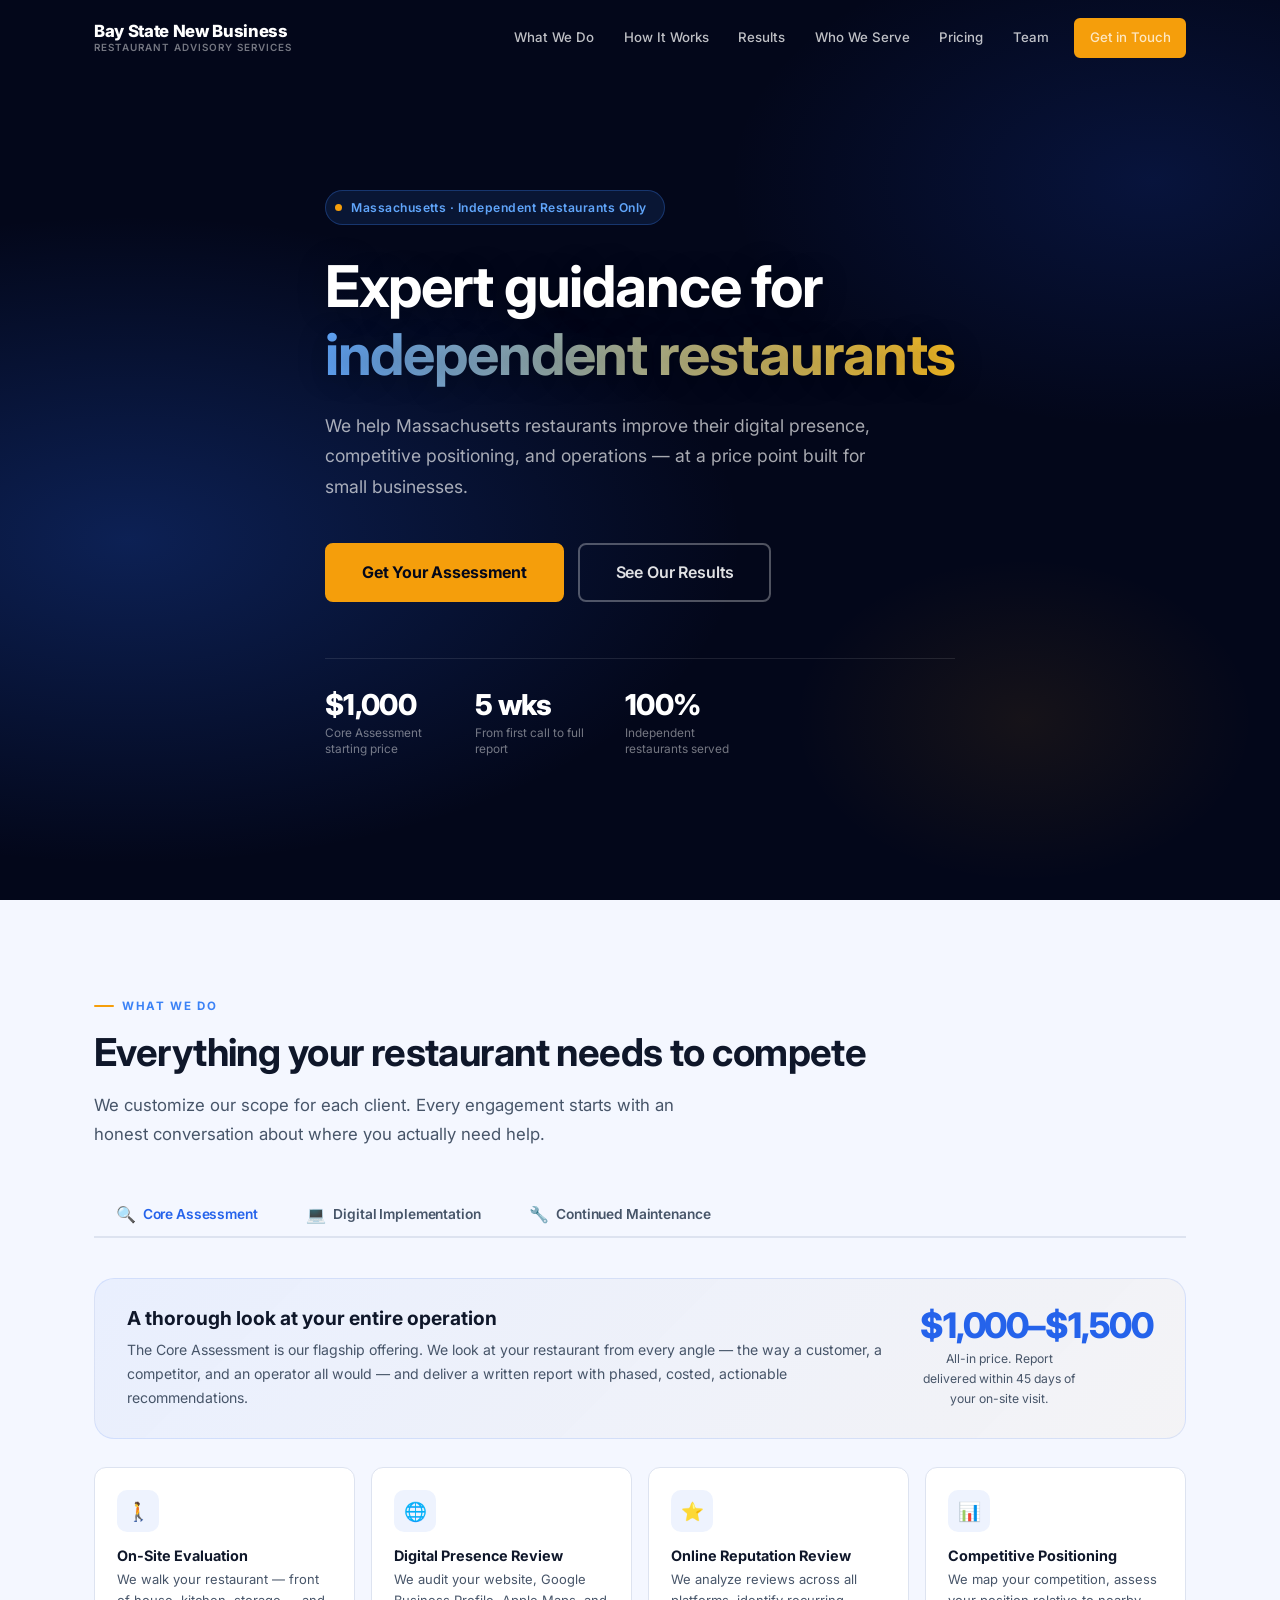
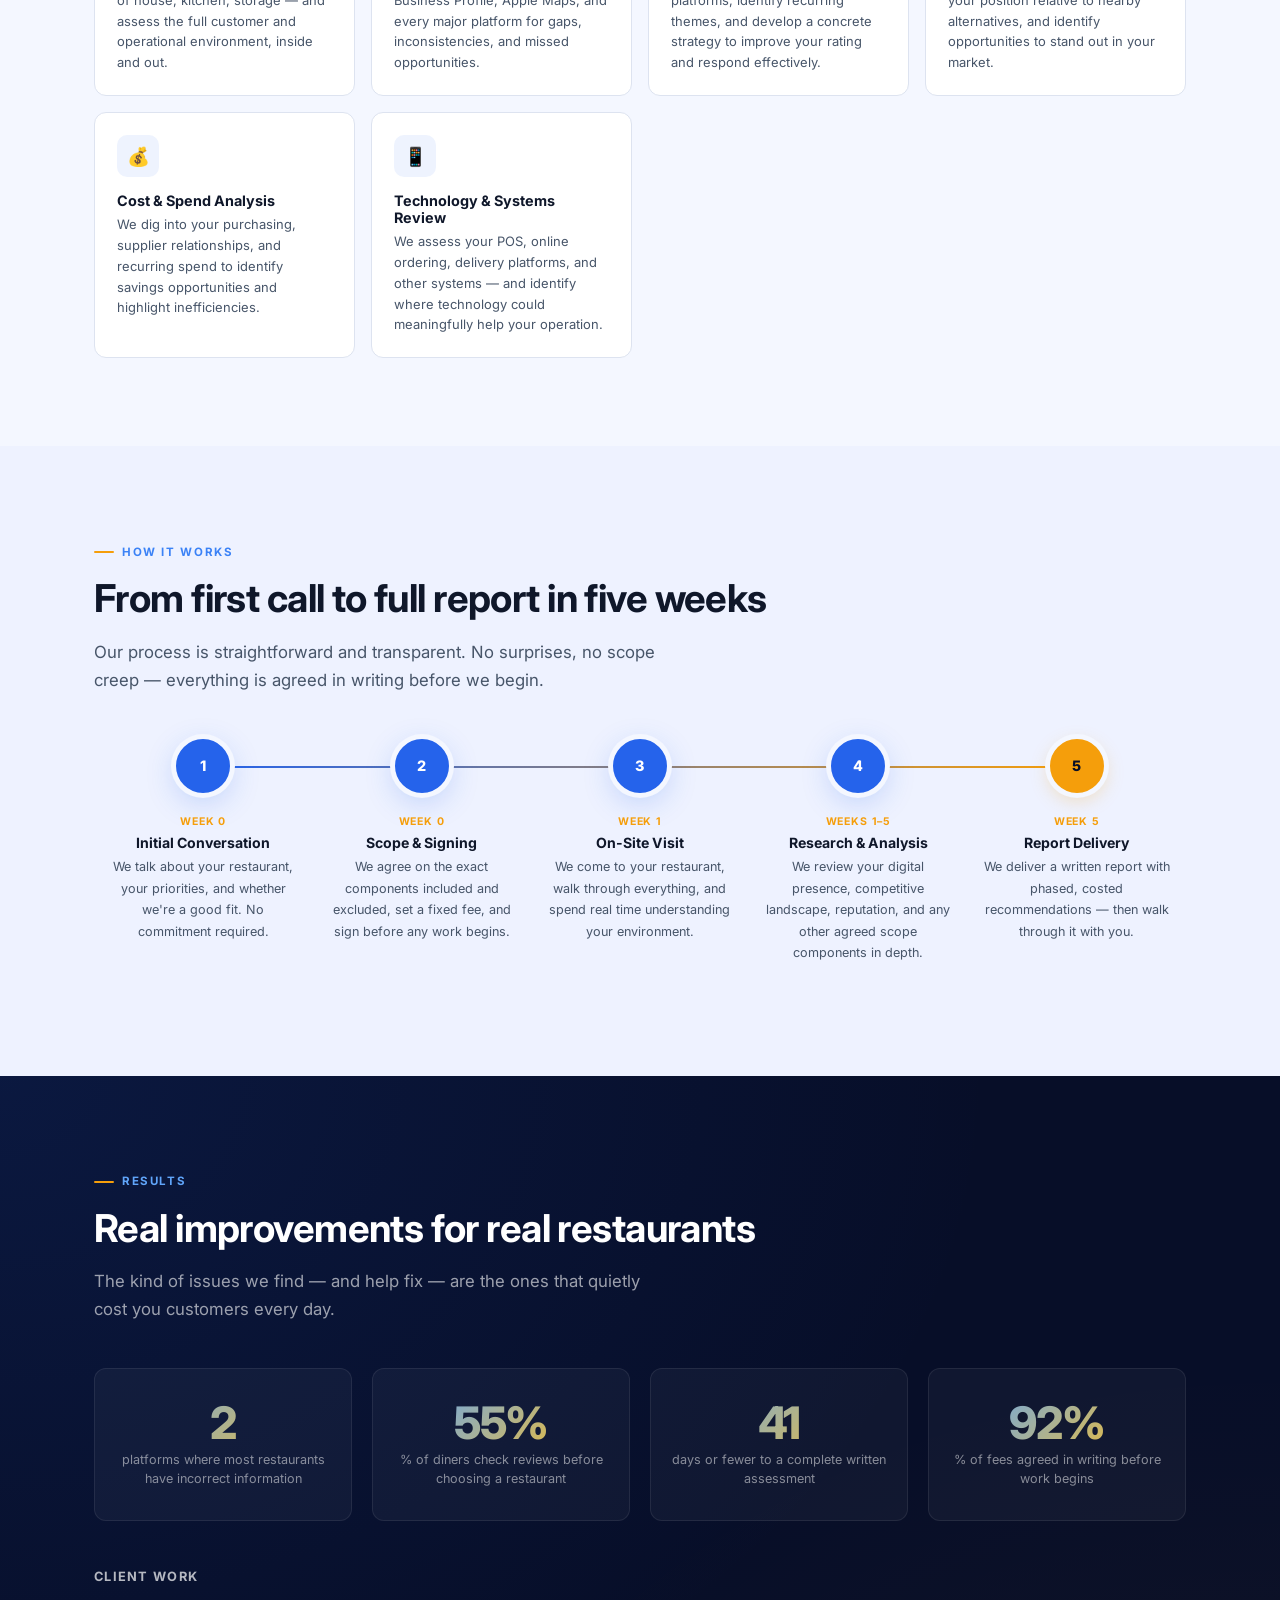
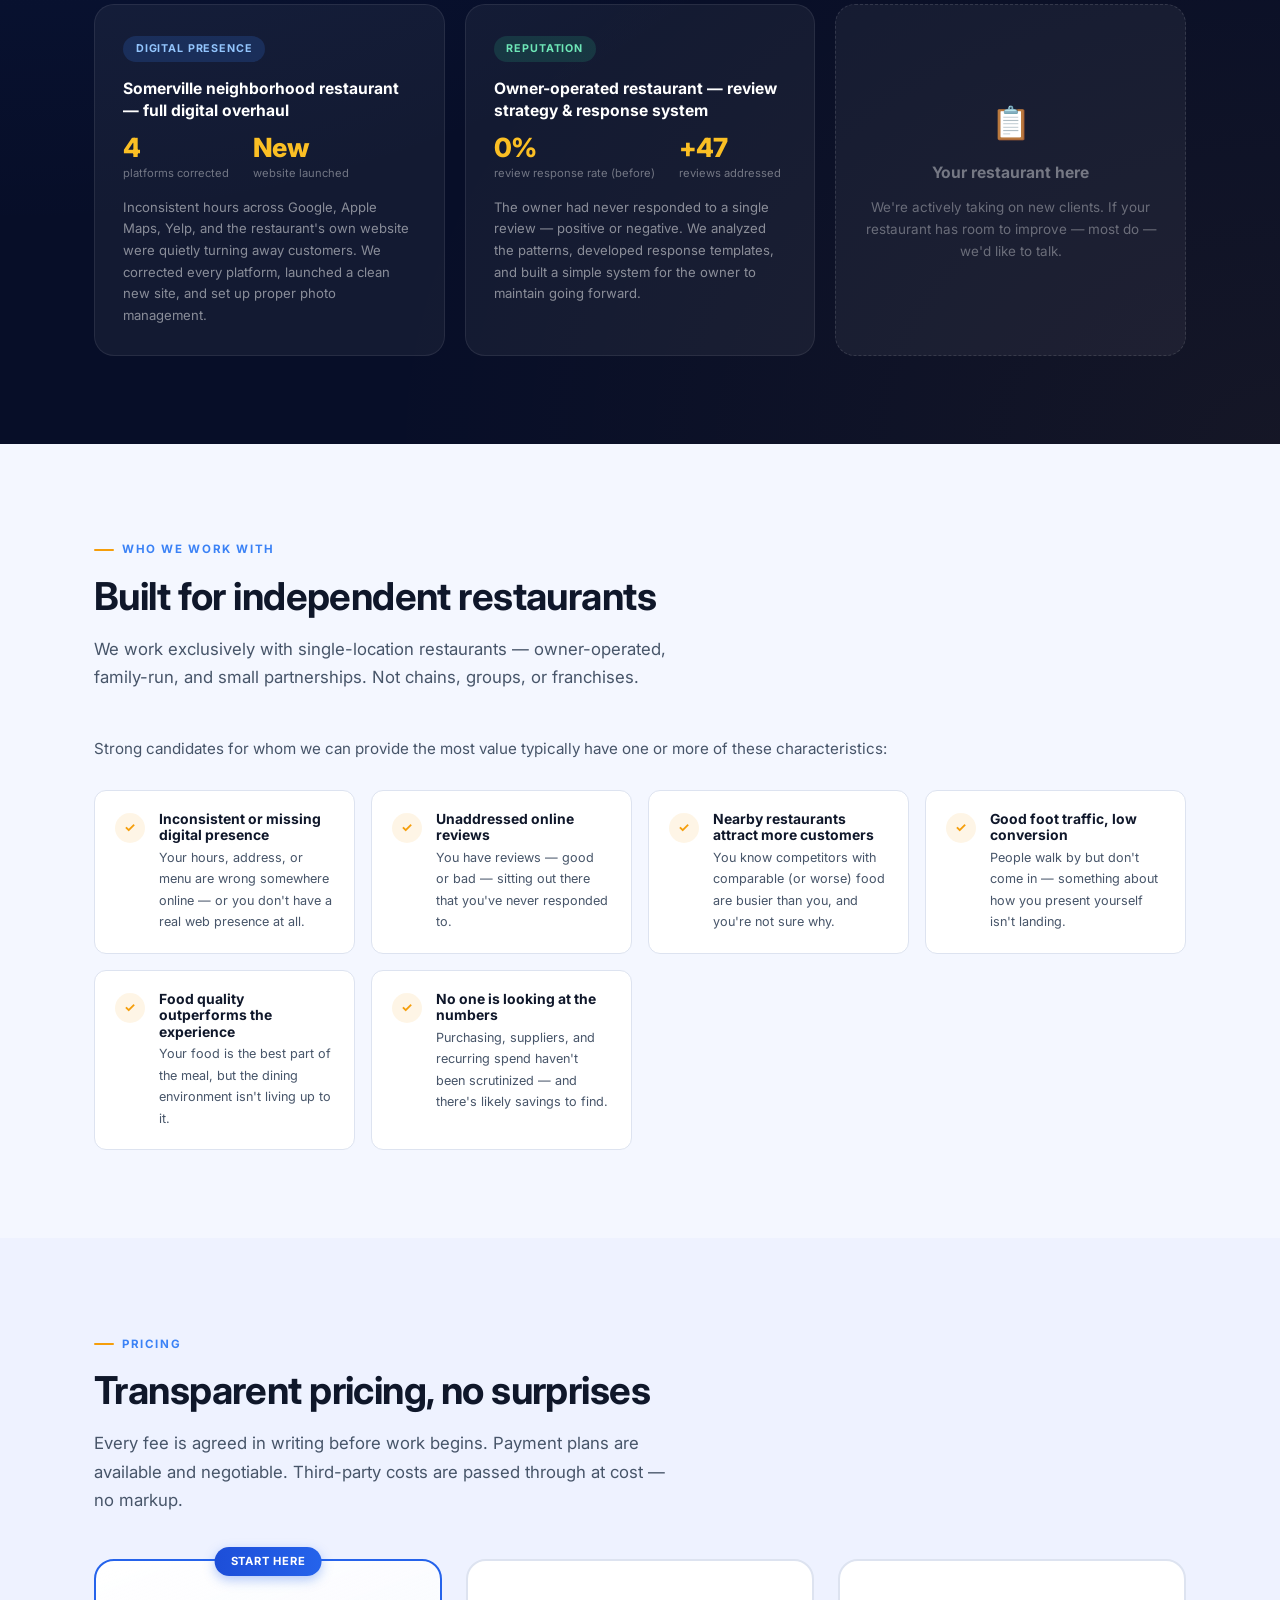
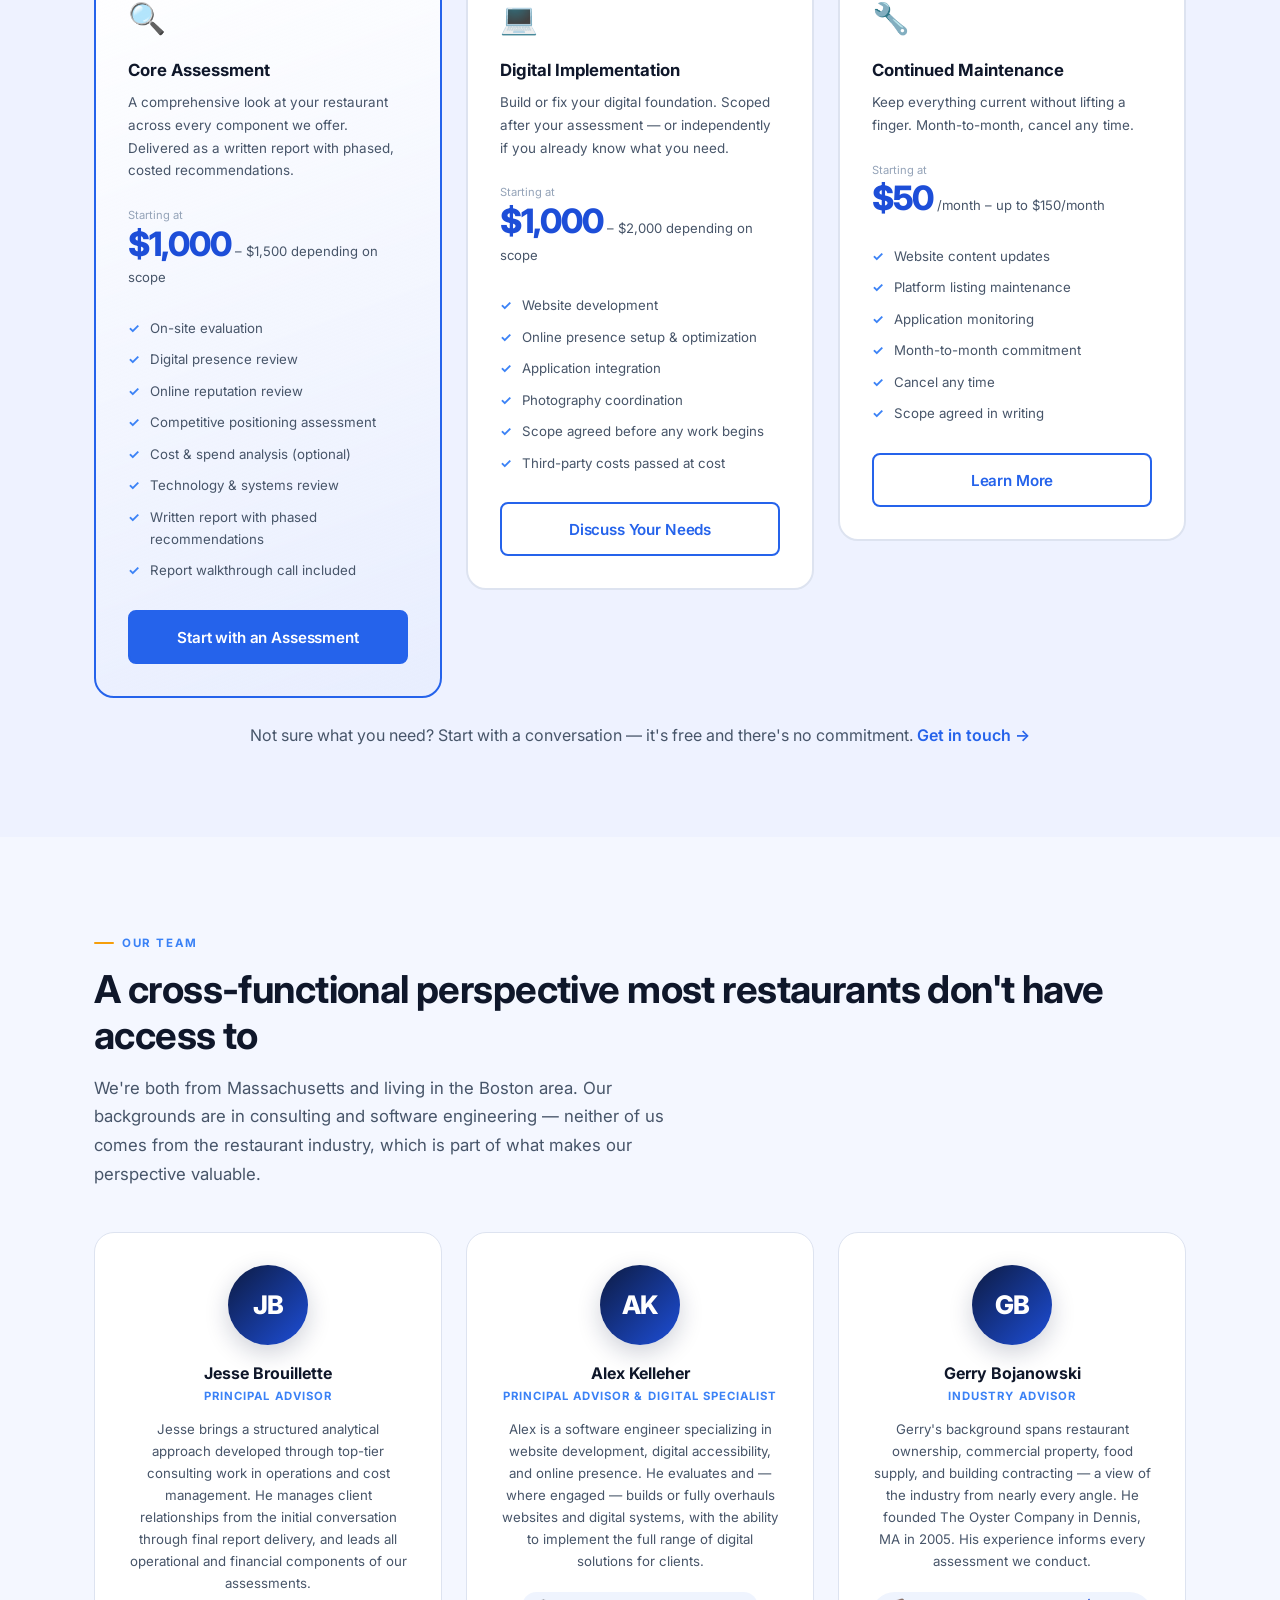
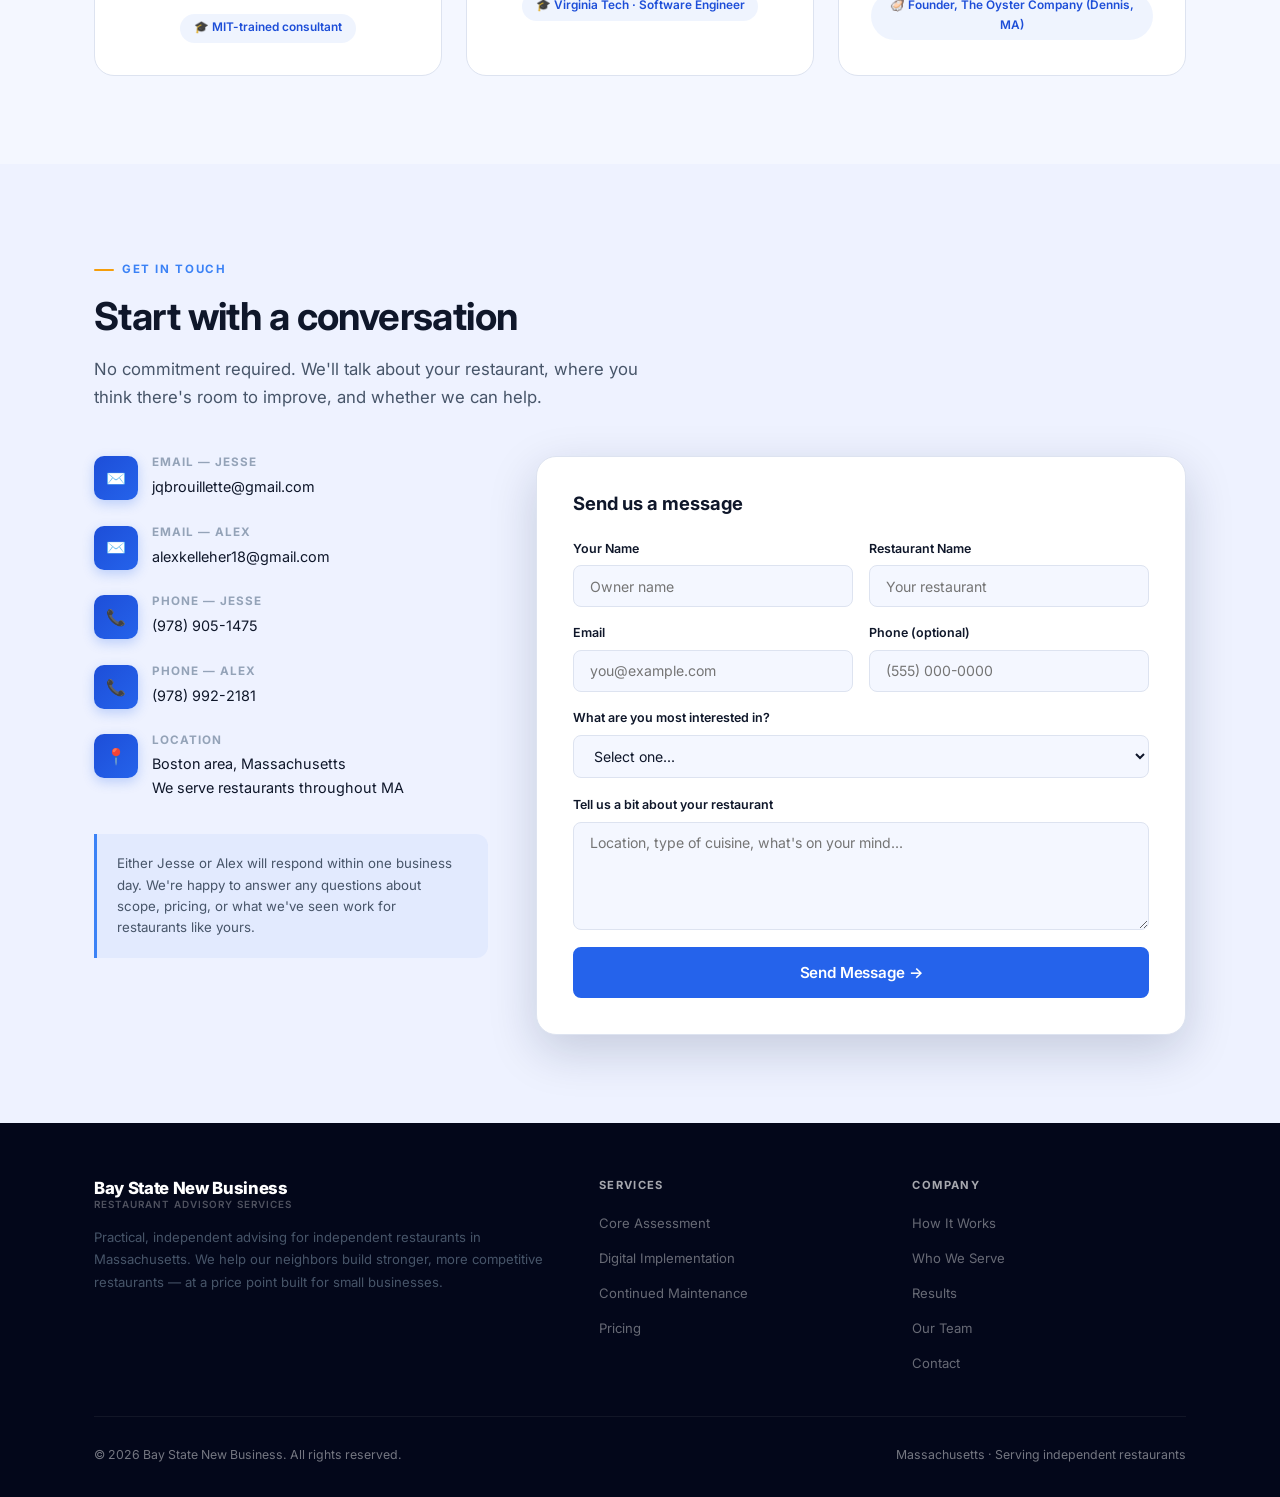
<file: index.html>
<!DOCTYPE html>
<html lang="en">
<head>
  <meta charset="UTF-8" />
  <meta name="viewport" content="width=device-width, initial-scale=1.0" />
  <title>Bay State New Business | Restaurant Advisory Services</title>
  <meta name="description" content="Practical, independent advisory services for independent restaurants in Massachusetts. Digital presence, competitive positioning, and operations — at a price point built for small businesses." />
  <link rel="preconnect" href="https://fonts.googleapis.com" />
  <link rel="preconnect" href="https://fonts.gstatic.com" crossorigin />
  <link href="https://fonts.googleapis.com/css2?family=Inter:wght@400;500;600;700;800&display=swap" rel="stylesheet" />
  <link rel="stylesheet" href="styles.css" />
</head>
<body>

<!-- ── Navigation ─────────────────────────────────────────────────────────── -->
<nav id="navbar">
  <div class="container">
    <div class="nav-inner">
      <a href="#hero" class="nav-logo">
        <span class="logo-main">Bay State New Business</span>
        <span class="logo-sub">Restaurant Advisory Services</span>
      </a>

      <ul class="nav-links" id="navLinks">
        <li><a href="#services">What We Do</a></li>
        <li><a href="#process">How It Works</a></li>
        <li><a href="#results">Results</a></li>
        <li><a href="#who">Who We Serve</a></li>
        <li><a href="#pricing">Pricing</a></li>
        <li><a href="#team">Team</a></li>
        <li class="nav-cta"><a href="#contact" class="btn btn-gold btn-sm">Get in Touch</a></li>
      </ul>

      <button class="hamburger" id="hamburger" aria-label="Toggle menu">
        <span></span><span></span><span></span>
      </button>
    </div>
  </div>
</nav>

<!-- ── Hero ───────────────────────────────────────────────────────────────── -->
<section id="hero">
  <div class="hero-bg-pattern"></div>
  <div class="hero-grid-lines"></div>
  <div class="container">
    <div class="hero-content">
      <div class="hero-badge">
        <span class="badge-dot"></span>
        Massachusetts · Independent Restaurants Only
      </div>

      <h1 class="hero-title">
        Expert guidance for<br>
        <em>independent restaurants</em>
      </h1>

      <p class="hero-sub">
        We help Massachusetts restaurants improve their digital presence, competitive positioning, and operations — at a price point built for small businesses.
      </p>

      <div class="hero-actions">
        <a href="#contact" class="btn btn-gold btn-lg">Get Your Assessment</a>
        <a href="#results" class="btn btn-ghost btn-lg">See Our Results</a>
      </div>

      <hr class="hero-divider" />

      <div class="hero-stats">
        <div>
          <div class="hero-stat-num">$1,000</div>
          <div class="hero-stat-label">Core Assessment starting price</div>
        </div>
        <div>
          <div class="hero-stat-num">5 wks</div>
          <div class="hero-stat-label">From first call to full report</div>
        </div>
        <div>
          <div class="hero-stat-num">100%</div>
          <div class="hero-stat-label">Independent restaurants served</div>
        </div>
      </div>
    </div>
  </div>
</section>

<!-- ── Services ───────────────────────────────────────────────────────────── -->
<section id="services" class="section">
  <div class="container">
    <div class="section-header">
      <span class="section-label">What We Do</span>
      <h2 class="section-title">Everything your restaurant needs to compete</h2>
      <p class="section-subtitle">We customize our scope for each client. Every engagement starts with an honest conversation about where you actually need help.</p>
    </div>

    <div class="tab-bar">
      <button class="tab-btn active" data-tab="assessment">
        <span class="tab-icon">🔍</span> Core Assessment
      </button>
      <button class="tab-btn" data-tab="digital">
        <span class="tab-icon">💻</span> Digital Implementation
      </button>
      <button class="tab-btn" data-tab="maintenance">
        <span class="tab-icon">🔧</span> Continued Maintenance
      </button>
    </div>

    <!-- Assessment Tab -->
    <div class="tab-panel active" id="tab-assessment">
      <div class="tab-intro">
        <div>
          <h3>A thorough look at your entire operation</h3>
          <p>The Core Assessment is our flagship offering. We look at your restaurant from every angle — the way a customer, a competitor, and an operator all would — and deliver a written report with phased, costed, actionable recommendations.</p>
        </div>
        <div class="tab-intro-stat">
          <div class="big">$1,000–$1,500</div>
          <small>All-in price. Report delivered within 45 days of your on-site visit.</small>
        </div>
      </div>
      <div class="service-grid">
        <div class="service-card fade-up stagger-1">
          <div class="service-card-icon">🚶</div>
          <h4>On-Site Evaluation</h4>
          <p>We walk your restaurant — front of house, kitchen, storage — and assess the full customer and operational environment, inside and out.</p>
        </div>
        <div class="service-card fade-up stagger-2">
          <div class="service-card-icon">🌐</div>
          <h4>Digital Presence Review</h4>
          <p>We audit your website, Google Business Profile, Apple Maps, and every major platform for gaps, inconsistencies, and missed opportunities.</p>
        </div>
        <div class="service-card fade-up stagger-3">
          <div class="service-card-icon">⭐</div>
          <h4>Online Reputation Review</h4>
          <p>We analyze reviews across all platforms, identify recurring themes, and develop a concrete strategy to improve your rating and respond effectively.</p>
        </div>
        <div class="service-card fade-up stagger-4">
          <div class="service-card-icon">📊</div>
          <h4>Competitive Positioning</h4>
          <p>We map your competition, assess your position relative to nearby alternatives, and identify opportunities to stand out in your market.</p>
        </div>
        <div class="service-card fade-up stagger-5">
          <div class="service-card-icon">💰</div>
          <h4>Cost &amp; Spend Analysis</h4>
          <p>We dig into your purchasing, supplier relationships, and recurring spend to identify savings opportunities and highlight inefficiencies.</p>
        </div>
        <div class="service-card fade-up stagger-6">
          <div class="service-card-icon">📱</div>
          <h4>Technology &amp; Systems Review</h4>
          <p>We assess your POS, online ordering, delivery platforms, and other systems — and identify where technology could meaningfully help your operation.</p>
        </div>
      </div>
    </div>

    <!-- Digital Tab -->
    <div class="tab-panel" id="tab-digital">
      <div class="tab-intro">
        <div>
          <h3>Build or fix your digital foundation</h3>
          <p>If your assessment surfaces digital gaps — or if you already know your online presence needs work — we can implement the solutions directly. No middlemen, no handoffs. Alex builds it himself.</p>
        </div>
        <div class="tab-intro-stat">
          <div class="big">$1,000–$2,000</div>
          <small>Scope agreed in writing before any work begins. Third-party costs passed through at cost.</small>
        </div>
      </div>
      <div class="service-grid">
        <div class="service-card fade-up stagger-1">
          <div class="service-card-icon">🖥️</div>
          <h4>Website Development</h4>
          <p>A clean, fast, mobile-optimized website that represents your restaurant well and helps customers find, trust, and choose you.</p>
        </div>
        <div class="service-card fade-up stagger-2">
          <div class="service-card-icon">📍</div>
          <h4>Online Presence Setup</h4>
          <p>Google Business Profile, Apple Maps, Yelp, and every platform — fully set up, accurate, consistent, and optimized to be found.</p>
        </div>
        <div class="service-card fade-up stagger-3">
          <div class="service-card-icon">🔗</div>
          <h4>Application Integration</h4>
          <p>Connect your ordering systems, reservation tools, POS, and delivery platforms so everything works together without manual workarounds.</p>
        </div>
        <div class="service-card fade-up stagger-4">
          <div class="service-card-icon">📸</div>
          <h4>Photography Coordination</h4>
          <p>We'll help coordinate and direct photography to give your digital presence the visual quality that converts browsers into diners.</p>
        </div>
      </div>
    </div>

    <!-- Maintenance Tab -->
    <div class="tab-panel" id="tab-maintenance">
      <div class="tab-intro">
        <div>
          <h3>Keep everything current without lifting a finger</h3>
          <p>Once your digital presence is in order, we can maintain it on an ongoing basis — so your hours, menu, photos, and profiles stay accurate, and your website stays working.</p>
        </div>
        <div class="tab-intro-stat">
          <div class="big">$50–$150<span style="font-size:1rem;font-weight:400">/mo</span></div>
          <small>Month-to-month. Cancel any time. Scope agreed in writing.</small>
        </div>
      </div>
      <div class="service-grid">
        <div class="service-card fade-up stagger-1">
          <div class="service-card-icon">✏️</div>
          <h4>Website Updating</h4>
          <p>Menu changes, hours updates, seasonal content, new photos — we handle all updates to keep your site accurate and fresh.</p>
        </div>
        <div class="service-card fade-up stagger-2">
          <div class="service-card-icon">🗺️</div>
          <h4>Digital Presence Upkeep</h4>
          <p>We monitor and update your Google, Apple Maps, Yelp, and other platform listings so your information is always correct.</p>
        </div>
        <div class="service-card fade-up stagger-3">
          <div class="service-card-icon">⚙️</div>
          <h4>Application Monitoring</h4>
          <p>We keep an eye on your integrations and configurations — catching and fixing issues before they affect your guests or your operation.</p>
        </div>
      </div>
    </div>
  </div>
</section>

<!-- ── Process ─────────────────────────────────────────────────────────────── -->
<section id="process" class="section section-alt">
  <div class="container">
    <div class="section-header">
      <span class="section-label">How It Works</span>
      <h2 class="section-title">From first call to full report in five weeks</h2>
      <p class="section-subtitle">Our process is straightforward and transparent. No surprises, no scope creep — everything is agreed in writing before we begin.</p>
    </div>

    <div class="process-grid">
      <div class="process-connector"></div>
      <div class="process-step fade-up stagger-1">
        <div class="step-circle filled"><span>1</span></div>
        <div class="week-tag">Week 0</div>
        <h4>Initial Conversation</h4>
        <p>We talk about your restaurant, your priorities, and whether we're a good fit. No commitment required.</p>
      </div>
      <div class="process-step fade-up stagger-2">
        <div class="step-circle filled"><span>2</span></div>
        <div class="week-tag">Week 0</div>
        <h4>Scope &amp; Signing</h4>
        <p>We agree on the exact components included and excluded, set a fixed fee, and sign before any work begins.</p>
      </div>
      <div class="process-step fade-up stagger-3">
        <div class="step-circle filled"><span>3</span></div>
        <div class="week-tag">Week 1</div>
        <h4>On-Site Visit</h4>
        <p>We come to your restaurant, walk through everything, and spend real time understanding your environment.</p>
      </div>
      <div class="process-step fade-up stagger-4">
        <div class="step-circle filled"><span>4</span></div>
        <div class="week-tag">Weeks 1–5</div>
        <h4>Research &amp; Analysis</h4>
        <p>We review your digital presence, competitive landscape, reputation, and any other agreed scope components in depth.</p>
      </div>
      <div class="process-step fade-up stagger-5">
        <div class="step-circle gold-filled"><span>5</span></div>
        <div class="week-tag">Week 5</div>
        <h4>Report Delivery</h4>
        <p>We deliver a written report with phased, costed recommendations — then walk through it with you.</p>
      </div>
    </div>
  </div>
</section>

<!-- ── Results ─────────────────────────────────────────────────────────────── -->
<section id="results" class="section section-dark">
  <div class="container">
    <div class="section-header">
      <span class="section-label">Results</span>
      <h2 class="section-title">Real improvements for real restaurants</h2>
      <p class="section-subtitle">The kind of issues we find — and help fix — are the ones that quietly cost you customers every day.</p>
    </div>

    <div class="impact-stats">
      <div class="impact-stat fade-up stagger-1">
        <div class="impact-num" data-count="3">0</div>
        <div class="impact-label">platforms where most restaurants have incorrect information</div>
      </div>
      <div class="impact-stat fade-up stagger-2">
        <div class="impact-num" data-count="60">0</div>
        <div class="impact-label">% of diners check reviews before choosing a restaurant</div>
      </div>
      <div class="impact-stat fade-up stagger-3">
        <div class="impact-num" data-count="45">0</div>
        <div class="impact-label">days or fewer to a complete written assessment</div>
      </div>
      <div class="impact-stat fade-up stagger-4">
        <div class="impact-num" data-count="100">0</div>
        <div class="impact-label">% of fees agreed in writing before work begins</div>
      </div>
    </div>

    <h3 style="color: rgba(255,255,255,.7); font-size: .8rem; font-weight: 700; letter-spacing: .1em; text-transform: uppercase; margin-bottom: 1.25rem;">Client Work</h3>

    <div class="case-studies-grid">
      <div class="case-card fade-up stagger-1">
        <span class="case-tag tag-digital">Digital Presence</span>
        <h3>Somerville neighborhood restaurant — full digital overhaul</h3>
        <div class="case-metrics">
          <div class="case-metric">
            <span class="case-metric-val">4</span>
            <span class="case-metric-lbl">platforms corrected</span>
          </div>
          <div class="case-metric">
            <span class="case-metric-val">New</span>
            <span class="case-metric-lbl">website launched</span>
          </div>
        </div>
        <p>Inconsistent hours across Google, Apple Maps, Yelp, and the restaurant's own website were quietly turning away customers. We corrected every platform, launched a clean new site, and set up proper photo management.</p>
      </div>

      <div class="case-card fade-up stagger-2">
        <span class="case-tag tag-review">Reputation</span>
        <h3>Owner-operated restaurant — review strategy &amp; response system</h3>
        <div class="case-metrics">
          <div class="case-metric">
            <span class="case-metric-val">0%</span>
            <span class="case-metric-lbl">review response rate (before)</span>
          </div>
          <div class="case-metric">
            <span class="case-metric-val">+47</span>
            <span class="case-metric-lbl">reviews addressed</span>
          </div>
        </div>
        <p>The owner had never responded to a single review — positive or negative. We analyzed the patterns, developed response templates, and built a simple system for the owner to maintain going forward.</p>
      </div>

      <div class="case-card case-placeholder-card fade-up stagger-3">
        <div class="ph-icon">📋</div>
        <h3 style="color: rgba(255,255,255,.4);">Your restaurant here</h3>
        <p>We're actively taking on new clients. If your restaurant has room to improve — most do — we'd like to talk.</p>
      </div>
    </div>
  </div>
</section>

<!-- ── Who We Work With ────────────────────────────────────────────────────── -->
<section id="who" class="section">
  <div class="container">
    <div class="section-header">
      <span class="section-label">Who We Work With</span>
      <h2 class="section-title">Built for independent restaurants</h2>
      <p class="section-subtitle">We work exclusively with single-location restaurants — owner-operated, family-run, and small partnerships. Not chains, groups, or franchises.</p>
    </div>

    <p style="margin-bottom: 1.75rem; font-size: .95rem; color: var(--text-muted);">Strong candidates for whom we can provide the most value typically have one or more of these characteristics:</p>

    <div class="ideal-grid">
      <div class="ideal-card fade-up stagger-1">
        <div class="ideal-icon">✓</div>
        <div>
          <h4>Inconsistent or missing digital presence</h4>
          <p>Your hours, address, or menu are wrong somewhere online — or you don't have a real web presence at all.</p>
        </div>
      </div>
      <div class="ideal-card fade-up stagger-2">
        <div class="ideal-icon">✓</div>
        <div>
          <h4>Unaddressed online reviews</h4>
          <p>You have reviews — good or bad — sitting out there that you've never responded to.</p>
        </div>
      </div>
      <div class="ideal-card fade-up stagger-3">
        <div class="ideal-icon">✓</div>
        <div>
          <h4>Nearby restaurants attract more customers</h4>
          <p>You know competitors with comparable (or worse) food are busier than you, and you're not sure why.</p>
        </div>
      </div>
      <div class="ideal-card fade-up stagger-4">
        <div class="ideal-icon">✓</div>
        <div>
          <h4>Good foot traffic, low conversion</h4>
          <p>People walk by but don't come in — something about how you present yourself isn't landing.</p>
        </div>
      </div>
      <div class="ideal-card fade-up stagger-5">
        <div class="ideal-icon">✓</div>
        <div>
          <h4>Food quality outperforms the experience</h4>
          <p>Your food is the best part of the meal, but the dining environment isn't living up to it.</p>
        </div>
      </div>
      <div class="ideal-card fade-up stagger-6">
        <div class="ideal-icon">✓</div>
        <div>
          <h4>No one is looking at the numbers</h4>
          <p>Purchasing, suppliers, and recurring spend haven't been scrutinized — and there's likely savings to find.</p>
        </div>
      </div>
    </div>
  </div>
</section>

<!-- ── Pricing ─────────────────────────────────────────────────────────────── -->
<section id="pricing" class="section section-alt">
  <div class="container">
    <div class="section-header">
      <span class="section-label">Pricing</span>
      <h2 class="section-title">Transparent pricing, no surprises</h2>
      <p class="section-subtitle">Every fee is agreed in writing before work begins. Payment plans are available and negotiable. Third-party costs are passed through at cost — no markup.</p>
    </div>

    <div class="pricing-grid">
      <div class="pricing-card featured fade-up stagger-1">
        <div class="pricing-best">Start Here</div>
        <div class="pricing-icon">🔍</div>
        <div class="pricing-name">Core Assessment</div>
        <p class="pricing-desc">A comprehensive look at your restaurant across every component we offer. Delivered as a written report with phased, costed recommendations.</p>
        <div class="pricing-amount">
          <span class="pricing-from">Starting at</span>
          <span class="pricing-num">$1,000</span>
          <span class="pricing-per">– $1,500 depending on scope</span>
        </div>
        <ul class="pricing-features">
          <li>On-site evaluation</li>
          <li>Digital presence review</li>
          <li>Online reputation review</li>
          <li>Competitive positioning assessment</li>
          <li>Cost &amp; spend analysis (optional)</li>
          <li>Technology &amp; systems review</li>
          <li>Written report with phased recommendations</li>
          <li>Report walkthrough call included</li>
        </ul>
        <a href="#contact" class="btn btn-primary form-submit">Start with an Assessment</a>
      </div>

      <div class="pricing-card fade-up stagger-2">
        <div class="pricing-icon">💻</div>
        <div class="pricing-name">Digital Implementation</div>
        <p class="pricing-desc">Build or fix your digital foundation. Scoped after your assessment — or independently if you already know what you need.</p>
        <div class="pricing-amount">
          <span class="pricing-from">Starting at</span>
          <span class="pricing-num">$1,000</span>
          <span class="pricing-per">– $2,000 depending on scope</span>
        </div>
        <ul class="pricing-features">
          <li>Website development</li>
          <li>Online presence setup &amp; optimization</li>
          <li>Application integration</li>
          <li>Photography coordination</li>
          <li>Scope agreed before any work begins</li>
          <li>Third-party costs passed at cost</li>
        </ul>
        <a href="#contact" class="btn btn-secondary form-submit">Discuss Your Needs</a>
      </div>

      <div class="pricing-card fade-up stagger-3">
        <div class="pricing-icon">🔧</div>
        <div class="pricing-name">Continued Maintenance</div>
        <p class="pricing-desc">Keep everything current without lifting a finger. Month-to-month, cancel any time.</p>
        <div class="pricing-amount">
          <span class="pricing-from">Starting at</span>
          <span class="pricing-num">$50</span>
          <span class="pricing-per">/month – up to $150/month</span>
        </div>
        <ul class="pricing-features">
          <li>Website content updates</li>
          <li>Platform listing maintenance</li>
          <li>Application monitoring</li>
          <li>Month-to-month commitment</li>
          <li>Cancel any time</li>
          <li>Scope agreed in writing</li>
        </ul>
        <a href="#contact" class="btn btn-secondary form-submit">Learn More</a>
      </div>
    </div>

    <p class="pricing-note-top" style="margin-top: 1.5rem; text-align: center;">
      Not sure what you need? Start with a conversation — it's free and there's no commitment.
      <a href="#contact" style="color: var(--blue-mid); font-weight: 600; text-decoration: none;"> Get in touch →</a>
    </p>
  </div>
</section>

<!-- ── Team ────────────────────────────────────────────────────────────────── -->
<section id="team" class="section">
  <div class="container">
    <div class="section-header">
      <span class="section-label">Our Team</span>
      <h2 class="section-title">A cross-functional perspective most restaurants don't have access to</h2>
      <p class="section-subtitle">We're both from Massachusetts and living in the Boston area. Our backgrounds are in consulting and software engineering — neither of us comes from the restaurant industry, which is part of what makes our perspective valuable.</p>
    </div>

    <div class="team-grid">
      <div class="team-card fade-up stagger-1">
        <div class="team-avatar">JB</div>
        <h3 class="team-name">Jesse Brouillette</h3>
        <div class="team-role">Principal Advisor</div>
        <p class="team-bio">Jesse brings a structured analytical approach developed through top-tier consulting work in operations and cost management. He manages client relationships from the initial conversation through final report delivery, and leads all operational and financial components of our assessments.</p>
        <span class="team-credential">🎓 MIT-trained consultant</span>
      </div>

      <div class="team-card fade-up stagger-2">
        <div class="team-avatar">AK</div>
        <h3 class="team-name">Alex Kelleher</h3>
        <div class="team-role">Principal Advisor &amp; Digital Specialist</div>
        <p class="team-bio">Alex is a software engineer specializing in website development, digital accessibility, and online presence. He evaluates and — where engaged — builds or fully overhauls websites and digital systems, with the ability to implement the full range of digital solutions for clients.</p>
        <span class="team-credential">🎓 Virginia Tech · Software Engineer</span>
      </div>

      <div class="team-card fade-up stagger-3">
        <div class="team-avatar">GB</div>
        <h3 class="team-name">Gerry Bojanowski</h3>
        <div class="team-role">Industry Advisor</div>
        <p class="team-bio">Gerry's background spans restaurant ownership, commercial property, food supply, and building contracting — a view of the industry from nearly every angle. He founded The Oyster Company in Dennis, MA in 2005. His experience informs every assessment we conduct.</p>
        <span class="team-credential">🦪 Founder, The Oyster Company (Dennis, MA)</span>
      </div>
    </div>
  </div>
</section>

<!-- ── Contact ─────────────────────────────────────────────────────────────── -->
<section id="contact" class="section section-alt">
  <div class="container">
    <div class="section-header">
      <span class="section-label">Get In Touch</span>
      <h2 class="section-title">Start with a conversation</h2>
      <p class="section-subtitle">No commitment required. We'll talk about your restaurant, where you think there's room to improve, and whether we can help.</p>
    </div>

    <div class="contact-wrap">
      <div class="contact-info-block">
        <div class="contact-item">
          <div class="contact-item-icon">✉️</div>
          <div class="contact-item-text">
            <h4>Email — Jesse</h4>
            <a href="mailto:jqbrouillette@gmail.com">jqbrouillette@gmail.com</a>
          </div>
        </div>
        <div class="contact-item">
          <div class="contact-item-icon">✉️</div>
          <div class="contact-item-text">
            <h4>Email — Alex</h4>
            <a href="mailto:alexkelleher18@gmail.com">alexkelleher18@gmail.com</a>
          </div>
        </div>
        <div class="contact-item">
          <div class="contact-item-icon">📞</div>
          <div class="contact-item-text">
            <h4>Phone — Jesse</h4>
            <a href="tel:+19789051475">(978) 905-1475</a>
          </div>
        </div>
        <div class="contact-item">
          <div class="contact-item-icon">📞</div>
          <div class="contact-item-text">
            <h4>Phone — Alex</h4>
            <a href="tel:+19789922181">(978) 992-2181</a>
          </div>
        </div>
        <div class="contact-item">
          <div class="contact-item-icon">📍</div>
          <div class="contact-item-text">
            <h4>Location</h4>
            <p>Boston area, Massachusetts<br>We serve restaurants throughout MA</p>
          </div>
        </div>

        <div class="contact-team-note">
          Either Jesse or Alex will respond within one business day. We're happy to answer any questions about scope, pricing, or what we've seen work for restaurants like yours.
        </div>
      </div>

      <div class="contact-form-card">
        <h3>Send us a message</h3>
        <form id="contactForm">
          <div class="form-row">
            <div class="form-group">
              <label for="name">Your Name</label>
              <input type="text" id="name" name="name" placeholder="Owner name" required />
            </div>
            <div class="form-group">
              <label for="restaurant">Restaurant Name</label>
              <input type="text" id="restaurant" name="restaurant" placeholder="Your restaurant" />
            </div>
          </div>
          <div class="form-row">
            <div class="form-group">
              <label for="email">Email</label>
              <input type="email" id="email" name="email" placeholder="you@example.com" required />
            </div>
            <div class="form-group">
              <label for="phone">Phone (optional)</label>
              <input type="tel" id="phone" name="phone" placeholder="(555) 000-0000" />
            </div>
          </div>
          <div class="form-group">
            <label for="interest">What are you most interested in?</label>
            <select id="interest" name="interest">
              <option value="">Select one...</option>
              <option value="assessment">Core Assessment</option>
              <option value="digital">Digital Implementation</option>
              <option value="maintenance">Continued Maintenance</option>
              <option value="unsure">Not sure — just want to talk</option>
            </select>
          </div>
          <div class="form-group">
            <label for="message">Tell us a bit about your restaurant</label>
            <textarea id="message" name="message" placeholder="Location, type of cuisine, what's on your mind..."></textarea>
          </div>
          <button type="submit" class="btn btn-primary btn-lg form-submit">Send Message →</button>
        </form>

        <div class="form-success" id="formSuccess">
          <div class="success-circle">
            <svg class="success-svg" viewBox="0 0 52 52" fill="none" xmlns="http://www.w3.org/2000/svg">
              <circle class="success-ring" cx="26" cy="26" r="24" stroke="#22c55e" stroke-width="2.5"/>
              <polyline class="success-check" points="14,26 22,34 38,18" stroke="#22c55e" stroke-width="3" stroke-linecap="round" stroke-linejoin="round"/>
            </svg>
          </div>
          <h3 class="success-title">Message sent!</h3>
          <p class="success-msg">We'll be in touch within one business day. In the meantime, feel free to reach out directly.</p>
          <div class="success-contacts">
            <a href="mailto:jqbrouillette@gmail.com">jqbrouillette@gmail.com</a>
            <a href="mailto:alexkelleher18@gmail.com">alexkelleher18@gmail.com</a>
          </div>
        </div>
      </div>
    </div>
  </div>
</section>

<!-- ── Footer ──────────────────────────────────────────────────────────────── -->
<footer>
  <div class="container">
    <div class="footer-grid">
      <div class="footer-brand">
        <div class="nav-logo">
          <span class="logo-main">Bay State New Business</span>
          <span class="logo-sub">Restaurant Advisory Services</span>
        </div>
        <p>Practical, independent advising for independent restaurants in Massachusetts. We help our neighbors build stronger, more competitive restaurants — at a price point built for small businesses.</p>
      </div>

      <div class="footer-col">
        <h4>Services</h4>
        <ul>
          <li><a href="#services">Core Assessment</a></li>
          <li><a href="#services">Digital Implementation</a></li>
          <li><a href="#services">Continued Maintenance</a></li>
          <li><a href="#pricing">Pricing</a></li>
        </ul>
      </div>

      <div class="footer-col">
        <h4>Company</h4>
        <ul>
          <li><a href="#process">How It Works</a></li>
          <li><a href="#who">Who We Serve</a></li>
          <li><a href="#results">Results</a></li>
          <li><a href="#team">Our Team</a></li>
          <li><a href="#contact">Contact</a></li>
        </ul>
      </div>
    </div>

    <div class="footer-bottom">
      <span>© 2026 Bay State New Business. All rights reserved.</span>
      <span>Massachusetts · Serving independent restaurants</span>
    </div>
  </div>
</footer>

<script src="script.js"></script>
</body>
</html>
</file>
<file: styles.css>
/* ── Reset & Variables ────────────────────────────────────────────────────── */
*, *::before, *::after { box-sizing: border-box; margin: 0; padding: 0; }

:root {
  /* Blues */
  --navy-deepest: #03071a;
  --navy-dark:    #070e28;
  --navy:         #0d1b42;
  --navy-mid:     #162050;
  --blue:         #1d4ed8;
  --blue-mid:     #2563eb;
  --blue-light:   #3b82f6;
  --blue-bright:  #60a5fa;
  --blue-glow:    rgba(59,130,246,.18);

  /* Gold accent */
  --gold:         #f59e0b;
  --gold-light:   #fbbf24;
  --gold-dim:     rgba(245,158,11,.15);

  /* Surfaces */
  --bg:           #f4f7ff;
  --bg-alt:       #eef2ff;
  --card-bg:      #ffffff;

  /* Text */
  --text:         #0f172a;
  --text-muted:   #475569;
  --text-light:   #94a3b8;
  --border:       #dde3f0;
  --border-dark:  rgba(255,255,255,.08);

  /* Shadows */
  --shadow-sm:  0 1px 4px rgba(13,27,66,.08);
  --shadow:     0 4px 20px rgba(13,27,66,.12);
  --shadow-lg:  0 16px 48px rgba(13,27,66,.18);
  --shadow-blue: 0 8px 30px rgba(37,99,235,.25);

  --radius:    12px;
  --radius-lg: 20px;
  --transition: 0.22s ease;
}

html { scroll-behavior: smooth; }

body {
  font-family: 'Inter', -apple-system, BlinkMacSystemFont, 'Segoe UI', sans-serif;
  color: var(--text);
  background: var(--bg);
  line-height: 1.65;
  overflow-x: hidden;
  -webkit-font-smoothing: antialiased;
}

/* ── Typography ───────────────────────────────────────────────────────────── */
h1, h2, h3, h4 { line-height: 1.18; font-weight: 700; color: var(--text); }
h1 { font-size: clamp(2rem, 5.5vw, 3.6rem); letter-spacing: -.02em; }
h2 { font-size: clamp(1.6rem, 3.5vw, 2.4rem); letter-spacing: -.015em; }
h3 { font-size: 1.15rem; }
p  { color: var(--text-muted); line-height: 1.7; }

.section-label {
  display: inline-flex;
  align-items: center;
  gap: .5rem;
  font-size: .72rem;
  font-weight: 700;
  letter-spacing: .14em;
  text-transform: uppercase;
  color: var(--blue-light);
  margin-bottom: .9rem;
}

.section-label::before {
  content: '';
  display: inline-block;
  width: 20px; height: 2px;
  background: var(--gold);
  border-radius: 2px;
  flex-shrink: 0;
}

.section-title { color: var(--text); margin-bottom: 1rem; }
.section-subtitle { font-size: 1.05rem; color: var(--text-muted); max-width: 580px; }

/* ── Buttons ──────────────────────────────────────────────────────────────── */
.btn {
  display: inline-flex;
  align-items: center;
  gap: .5rem;
  padding: .78rem 1.8rem;
  border-radius: 8px;
  font-size: .93rem;
  font-weight: 600;
  cursor: pointer;
  text-decoration: none;
  border: 2px solid transparent;
  transition: all var(--transition);
  white-space: nowrap;
  font-family: inherit;
  letter-spacing: -.01em;
}

.btn-primary {
  background: var(--blue-mid);
  color: #fff;
  border-color: var(--blue-mid);
}
.btn-primary:hover {
  background: var(--blue);
  border-color: var(--blue);
  transform: translateY(-2px);
  box-shadow: var(--shadow-blue);
}

.btn-secondary {
  background: transparent;
  color: var(--blue-mid);
  border-color: var(--blue-mid);
}
.btn-secondary:hover {
  background: var(--blue-mid);
  color: #fff;
  transform: translateY(-2px);
}

.btn-gold {
  background: var(--gold);
  color: var(--navy-deepest);
  border-color: var(--gold);
  font-weight: 700;
}
.btn-gold:hover {
  background: var(--gold-light);
  border-color: var(--gold-light);
  transform: translateY(-2px);
  box-shadow: 0 8px 28px rgba(245,158,11,.35);
}

.btn-ghost {
  background: transparent;
  color: rgba(255,255,255,.88);
  border-color: rgba(255,255,255,.3);
}
.btn-ghost:hover {
  background: rgba(255,255,255,.1);
  border-color: rgba(255,255,255,.7);
  color: #fff;
}

.btn-lg { padding: .9rem 2.2rem; font-size: 1rem; }
.btn-sm { padding: .48rem 1.1rem; font-size: .82rem; }

/* ── Layout ───────────────────────────────────────────────────────────────── */
.container { max-width: 1140px; margin: 0 auto; padding: 0 1.5rem; }
.section    { padding: 5.5rem 0; }
.section-alt  { background: var(--bg-alt); }

.section-dark {
  background: var(--navy-dark);
  background-image:
    radial-gradient(ellipse at 0% 0%, rgba(37,99,235,.12) 0%, transparent 55%),
    radial-gradient(ellipse at 100% 100%, rgba(245,158,11,.06) 0%, transparent 50%);
  color: #fff;
}
.section-dark p { color: rgba(255,255,255,.6); }
.section-dark .section-title { color: #fff; }
.section-dark .section-label { color: var(--blue-bright); }

/* ── Navigation ───────────────────────────────────────────────────────────── */
#navbar {
  position: fixed;
  top: 0; left: 0; right: 0;
  z-index: 1000;
  padding: 1.1rem 0;
  transition: background var(--transition), box-shadow var(--transition), padding var(--transition);
}

#navbar.scrolled {
  background: rgba(255,255,255,.97);
  backdrop-filter: blur(16px);
  -webkit-backdrop-filter: blur(16px);
  box-shadow: 0 1px 0 var(--border), 0 4px 20px rgba(13,27,66,.06);
  padding: .7rem 0;
}

.nav-inner {
  display: flex;
  align-items: center;
  justify-content: space-between;
  gap: 1.5rem;
}

.nav-logo {
  text-decoration: none;
  display: flex;
  flex-direction: column;
  line-height: 1.15;
  flex-shrink: 0;
}
.nav-logo .logo-main {
  font-size: 1.05rem;
  font-weight: 800;
  color: #fff;
  letter-spacing: -.02em;
  transition: color var(--transition);
}
.nav-logo .logo-sub {
  font-size: .62rem;
  font-weight: 600;
  color: rgba(255,255,255,.45);
  letter-spacing: .1em;
  text-transform: uppercase;
  transition: color var(--transition);
}

#navbar.scrolled .logo-main { color: var(--navy); }
#navbar.scrolled .logo-sub  { color: var(--text-light); }

.nav-links {
  display: flex;
  align-items: center;
  gap: .15rem;
  list-style: none;
}

.nav-links a {
  display: block;
  padding: .45rem .85rem;
  font-size: .83rem;
  font-weight: 500;
  text-decoration: none;
  border-radius: 6px;
  transition: all var(--transition);
  color: rgba(255,255,255,.75);
  white-space: nowrap;
}

#navbar.scrolled .nav-links a { color: var(--text-muted); }
.nav-links a:hover { color: #fff; background: rgba(255,255,255,.1); }
#navbar.scrolled .nav-links a:hover { color: var(--blue-mid); background: rgba(37,99,235,.07); }

.nav-cta { margin-left: .6rem; }

/* Hamburger */
.hamburger {
  display: none;
  flex-direction: column;
  gap: 5px;
  cursor: pointer;
  padding: .5rem;
  background: none;
  border: none;
  z-index: 1002;
  border-radius: 6px;
}
.hamburger span {
  display: block;
  width: 22px; height: 2px;
  border-radius: 2px;
  background: #fff;
  transition: all var(--transition);
}
#navbar.scrolled .hamburger span { background: var(--text); }
.hamburger.open span:nth-child(1) { transform: translateY(7px) rotate(45deg); background: #fff !important; }
.hamburger.open span:nth-child(2) { opacity: 0; transform: scaleX(0); }
.hamburger.open span:nth-child(3) { transform: translateY(-7px) rotate(-45deg); background: #fff !important; }

/* ── Hero ─────────────────────────────────────────────────────────────────── */
#hero {
  min-height: 100svh;
  display: flex;
  align-items: center;
  background: var(--navy-deepest);
  background-image:
    radial-gradient(ellipse 80% 60% at 10% 60%,  rgba(37,99,235,.28) 0%, transparent 60%),
    radial-gradient(ellipse 60% 50% at 90% 20%,  rgba(29,78,216,.18) 0%, transparent 55%),
    radial-gradient(ellipse 40% 40% at 80% 80%,  rgba(245,158,11,.08) 0%, transparent 45%);
  position: relative;
  overflow: hidden;
}

.hero-grid {
  position: absolute;
  inset: 0;
  background-image:
    linear-gradient(rgba(255,255,255,.025) 1px, transparent 1px),
    linear-gradient(90deg, rgba(255,255,255,.025) 1px, transparent 1px);
  background-size: 64px 64px;
}

/* Glowing orb effect */
.hero-orb {
  position: absolute;
  width: 600px; height: 600px;
  border-radius: 50%;
  background: radial-gradient(circle, rgba(37,99,235,.15) 0%, transparent 70%);
  top: -100px; left: -150px;
  pointer-events: none;
}

.hero-content {
  position: relative;
  z-index: 1;
  padding: 8rem 0 5rem;
  max-width: 740px;
}

.hero-badge {
  display: inline-flex;
  align-items: center;
  gap: .6rem;
  background: rgba(59,130,246,.12);
  border: 1px solid rgba(59,130,246,.3);
  border-radius: 50px;
  padding: .4rem 1.1rem .4rem .55rem;
  font-size: .76rem;
  font-weight: 600;
  color: var(--blue-bright);
  margin-bottom: 1.75rem;
  letter-spacing: .04em;
}

.badge-dot {
  width: 7px; height: 7px;
  border-radius: 50%;
  background: var(--gold);
  flex-shrink: 0;
  animation: pulse 2.2s ease-in-out infinite;
}

@keyframes pulse {
  0%, 100% { box-shadow: 0 0 0 0 rgba(245,158,11,.6); }
  50%       { box-shadow: 0 0 0 7px rgba(245,158,11,0); }
}

.hero-title {
  color: #fff;
  margin-bottom: 1.35rem;
  text-shadow: 0 2px 30px rgba(0,0,0,.3);
}

.hero-title em {
  font-style: normal;
  background: linear-gradient(90deg, var(--blue-bright), var(--gold-light));
  -webkit-background-clip: text;
  -webkit-text-fill-color: transparent;
  background-clip: text;
}

.hero-sub {
  font-size: 1.1rem;
  color: rgba(255,255,255,.65);
  margin-bottom: 2.5rem;
  max-width: 580px;
  line-height: 1.75;
}

.hero-actions {
  display: flex;
  flex-wrap: wrap;
  gap: .9rem;
  margin-bottom: 3.5rem;
}

.hero-divider {
  border: none;
  border-top: 1px solid rgba(255,255,255,.1);
  margin-bottom: 2rem;
}

.hero-stats {
  display: flex;
  flex-wrap: wrap;
  gap: 2.5rem;
}

.hero-stat-num {
  font-size: 1.8rem;
  font-weight: 800;
  color: #fff;
  line-height: 1;
  letter-spacing: -.02em;
}

.hero-stat-label {
  font-size: .74rem;
  color: rgba(255,255,255,.45);
  margin-top: .3rem;
  max-width: 110px;
  line-height: 1.4;
}

/* ── Section header ───────────────────────────────────────────────────────── */
.section-header { margin-bottom: 2.75rem; }

/* ── Tabs ─────────────────────────────────────────────────────────────────── */
.tab-bar {
  display: flex;
  gap: .35rem;
  border-bottom: 2px solid var(--border);
  margin-bottom: 2.5rem;
  overflow-x: auto;
  -webkit-overflow-scrolling: touch;
  scrollbar-width: none;
  padding-bottom: 0;
}
.tab-bar::-webkit-scrollbar { display: none; }

.tab-btn {
  display: flex;
  align-items: center;
  gap: .45rem;
  padding: .75rem 1.35rem;
  font-size: .86rem;
  font-weight: 600;
  color: var(--text-muted);
  background: none;
  border: none;
  border-bottom: 2px solid transparent;
  margin-bottom: -2px;
  cursor: pointer;
  white-space: nowrap;
  transition: all var(--transition);
  border-radius: 8px 8px 0 0;
  font-family: inherit;
  letter-spacing: -.01em;
}

.tab-btn:hover { color: var(--blue-mid); background: rgba(37,99,235,.05); }
.tab-btn.active { color: var(--blue-mid); border-bottom-color: var(--blue-mid); }
.tab-icon { font-size: 1rem; }

.tab-panel { display: none; }
.tab-panel.active { display: block; animation: fadeUp .28s ease; }

@keyframes fadeUp {
  from { opacity: 0; transform: translateY(10px); }
  to   { opacity: 1; transform: translateY(0); }
}

.tab-intro {
  display: grid;
  grid-template-columns: 1fr auto;
  gap: 2rem;
  align-items: center;
  margin-bottom: 1.75rem;
  padding: 1.75rem 2rem;
  background: linear-gradient(135deg, rgba(37,99,235,.05) 0%, rgba(245,158,11,.04) 100%);
  border-radius: var(--radius-lg);
  border: 1px solid rgba(37,99,235,.12);
}

.tab-intro h3 { color: var(--text); margin-bottom: .5rem; font-size: 1.2rem; }
.tab-intro p  { font-size: .88rem; }

.tab-intro-stat { text-align: center; flex-shrink: 0; }
.tab-intro-stat .big {
  font-size: 2.2rem;
  font-weight: 800;
  color: var(--blue-mid);
  line-height: 1;
  letter-spacing: -.03em;
}
.tab-intro-stat small { font-size: .76rem; color: var(--text-muted); display: block; margin-top: .4rem; max-width: 160px; }

.service-grid {
  display: grid;
  grid-template-columns: repeat(auto-fill, minmax(240px, 1fr));
  gap: 1rem;
}

.service-card {
  background: var(--card-bg);
  border: 1px solid var(--border);
  border-radius: var(--radius);
  padding: 1.4rem;
  transition: all var(--transition);
}

.service-card:hover {
  border-color: var(--blue-light);
  box-shadow: var(--shadow);
  transform: translateY(-3px);
}

.service-card-icon {
  width: 42px; height: 42px;
  border-radius: 10px;
  background: rgba(37,99,235,.08);
  display: flex;
  align-items: center;
  justify-content: center;
  font-size: 1.15rem;
  margin-bottom: .9rem;
}

.service-card h4 { font-size: .9rem; color: var(--text); margin-bottom: .35rem; }
.service-card p  { font-size: .81rem; line-height: 1.6; }

/* ── Process ──────────────────────────────────────────────────────────────── */
.process-grid {
  display: grid;
  grid-template-columns: repeat(5, 1fr);
  gap: 0;
  position: relative;
  margin-top: 1rem;
}

.process-connector {
  position: absolute;
  top: 27px;
  left: calc(10% + 4px);
  right: calc(10% + 4px);
  height: 2px;
  background: linear-gradient(90deg, var(--blue-mid), var(--gold));
  z-index: 0;
}

.process-step {
  display: flex;
  flex-direction: column;
  align-items: center;
  text-align: center;
  padding: 0 .75rem 1.5rem;
  position: relative;
  z-index: 1;
}

.step-circle {
  width: 54px; height: 54px;
  border-radius: 50%;
  display: flex;
  align-items: center;
  justify-content: center;
  font-weight: 800;
  font-size: .9rem;
  color: var(--blue-mid);
  margin-bottom: 1.25rem;
  background: var(--bg);
  border: 2.5px solid var(--blue-mid);
  box-shadow: 0 0 0 5px var(--bg);
  transition: all var(--transition);
}

.step-circle.filled {
  background: var(--blue-mid);
  color: #fff;
  box-shadow: 0 0 0 5px var(--bg), var(--shadow-blue);
}

.step-circle.gold-filled {
  background: var(--gold);
  border-color: var(--gold);
  color: var(--navy-dark);
  box-shadow: 0 0 0 5px var(--bg), 0 6px 20px rgba(245,158,11,.3);
}

.week-tag {
  font-size: .66rem;
  font-weight: 700;
  letter-spacing: .08em;
  text-transform: uppercase;
  color: var(--gold);
  margin-bottom: .3rem;
}

.process-step h4 { font-size: .88rem; color: var(--text); margin-bottom: .3rem; }
.process-step p  { font-size: .79rem; }

/* ── Impact / Results ─────────────────────────────────────────────────────── */
.impact-stats {
  display: grid;
  grid-template-columns: repeat(4, 1fr);
  gap: 1.25rem;
  margin-bottom: 3rem;
}

.impact-stat {
  padding: 2rem 1.25rem;
  background: rgba(255,255,255,.04);
  border: 1px solid rgba(255,255,255,.08);
  border-radius: var(--radius);
  text-align: center;
  transition: all var(--transition);
  position: relative;
  overflow: hidden;
}

.impact-stat::before {
  content: '';
  position: absolute;
  top: 0; left: 0; right: 0;
  height: 2px;
  background: linear-gradient(90deg, var(--blue-mid), var(--blue-bright));
  opacity: 0;
  transition: opacity var(--transition);
}

.impact-stat:hover { background: rgba(255,255,255,.07); transform: translateY(-4px); border-color: rgba(59,130,246,.25); }
.impact-stat:hover::before { opacity: 1; }

.impact-num {
  font-size: 2.8rem;
  font-weight: 800;
  line-height: 1;
  margin-bottom: .35rem;
  background: linear-gradient(135deg, var(--blue-bright), var(--gold-light));
  -webkit-background-clip: text;
  -webkit-text-fill-color: transparent;
  background-clip: text;
  letter-spacing: -.03em;
}

.impact-label { font-size: .79rem; color: rgba(255,255,255,.5); line-height: 1.45; }

.case-studies-grid {
  display: grid;
  grid-template-columns: repeat(auto-fill, minmax(300px, 1fr));
  gap: 1.25rem;
}

.case-card {
  background: rgba(255,255,255,.05);
  border: 1px solid rgba(255,255,255,.08);
  border-radius: var(--radius-lg);
  padding: 1.75rem;
  transition: all var(--transition);
}

.case-card:hover {
  background: rgba(255,255,255,.09);
  border-color: rgba(59,130,246,.25);
  transform: translateY(-4px);
  box-shadow: 0 12px 40px rgba(0,0,0,.3);
}

.case-tag {
  display: inline-block;
  font-size: .67rem;
  font-weight: 700;
  letter-spacing: .08em;
  text-transform: uppercase;
  padding: .28rem .8rem;
  border-radius: 50px;
  margin-bottom: 1rem;
}

.tag-digital { background: rgba(59,130,246,.18); color: #93c5fd; }
.tag-ops     { background: rgba(245,158,11,.18);  color: #fcd34d; }
.tag-review  { background: rgba(52,211,153,.15);  color: #6ee7b7; }

.case-card h3 { font-size: .98rem; color: #fff; margin-bottom: .75rem; line-height: 1.4; }

.case-metrics { display: flex; gap: 1.5rem; flex-wrap: wrap; margin-bottom: .9rem; }

.case-metric { display: flex; flex-direction: column; }
.case-metric-val {
  font-size: 1.65rem;
  font-weight: 800;
  color: var(--gold-light);
  line-height: 1;
  letter-spacing: -.02em;
}
.case-metric-lbl { font-size: .7rem; color: rgba(255,255,255,.4); margin-top: .2rem; }

.case-card p { font-size: .82rem; color: rgba(255,255,255,.5); line-height: 1.65; }

.case-placeholder-card {
  border-style: dashed;
  border-color: rgba(255,255,255,.12);
  display: flex;
  flex-direction: column;
  align-items: center;
  justify-content: center;
  text-align: center;
  min-height: 200px;
  opacity: .5;
}
.case-placeholder-card .ph-icon { font-size: 2rem; margin-bottom: .75rem; }
.case-placeholder-card p { color: rgba(255,255,255,.35); font-size: .84rem; }
.case-placeholder-card h3 { color: rgba(255,255,255,.35); }

/* ── Who We Work With ─────────────────────────────────────────────────────── */
.ideal-grid {
  display: grid;
  grid-template-columns: repeat(auto-fill, minmax(260px, 1fr));
  gap: 1rem;
}

.ideal-card {
  display: flex;
  align-items: flex-start;
  gap: .9rem;
  padding: 1.25rem;
  background: var(--card-bg);
  border: 1px solid var(--border);
  border-radius: var(--radius);
  transition: all var(--transition);
}

.ideal-card:hover {
  border-color: var(--blue-light);
  box-shadow: var(--shadow-sm);
  transform: translateY(-2px);
}

.ideal-icon {
  width: 30px; height: 30px;
  border-radius: 50%;
  background: rgba(245,158,11,.1);
  color: var(--gold);
  display: flex;
  align-items: center;
  justify-content: center;
  font-size: .82rem;
  flex-shrink: 0;
  margin-top: .12rem;
  font-weight: 700;
}

.ideal-card h4 { font-size: .87rem; color: var(--text); margin-bottom: .2rem; }
.ideal-card p  { font-size: .79rem; }

/* ── Pricing ──────────────────────────────────────────────────────────────── */
.pricing-grid {
  display: grid;
  grid-template-columns: repeat(3, 1fr);
  gap: 1.5rem;
  align-items: start;
}

.pricing-card {
  background: var(--card-bg);
  border: 2px solid var(--border);
  border-radius: var(--radius-lg);
  padding: 2rem;
  display: flex;
  flex-direction: column;
  position: relative;
  transition: all var(--transition);
}

.pricing-card:hover { box-shadow: var(--shadow-lg); transform: translateY(-5px); }

.pricing-card.featured {
  border-color: var(--blue-mid);
  background: linear-gradient(160deg, #fff 0%, rgba(37,99,235,.03) 100%);
}

.pricing-best {
  position: absolute;
  top: -14px;
  left: 50%;
  transform: translateX(-50%);
  background: linear-gradient(90deg, var(--blue), var(--blue-mid));
  color: #fff;
  font-size: .7rem;
  font-weight: 700;
  letter-spacing: .07em;
  text-transform: uppercase;
  padding: .32rem 1rem;
  border-radius: 50px;
  white-space: nowrap;
  box-shadow: 0 4px 12px rgba(37,99,235,.35);
}

.pricing-icon { font-size: 1.9rem; margin-bottom: .85rem; }
.pricing-name { font-size: 1.05rem; font-weight: 700; color: var(--text); margin-bottom: .4rem; }
.pricing-desc { font-size: .84rem; margin-bottom: 1.5rem; min-height: 44px; }

.pricing-amount { margin-bottom: 1.75rem; }
.pricing-from   { font-size: .7rem; color: var(--text-light); display: block; margin-bottom: .15rem; }
.pricing-num    { font-size: 2.1rem; font-weight: 800; color: var(--blue); line-height: 1; letter-spacing: -.03em; }
.pricing-per    { font-size: .82rem; color: var(--text-muted); }

.pricing-features {
  list-style: none;
  display: flex;
  flex-direction: column;
  gap: .6rem;
  margin-bottom: 1.75rem;
  flex: 1;
}

.pricing-features li {
  display: flex;
  align-items: flex-start;
  gap: .6rem;
  font-size: .83rem;
  color: var(--text-muted);
}

.pricing-features li::before {
  content: '✓';
  color: var(--blue-light);
  font-weight: 700;
  flex-shrink: 0;
}

.pricing-note-bottom {
  text-align: center;
  margin-top: 1.75rem;
  font-size: .85rem;
  color: var(--text-muted);
}

.pricing-note-bottom a {
  color: var(--blue-mid);
  font-weight: 600;
  text-decoration: none;
}
.pricing-note-bottom a:hover { text-decoration: underline; }

/* ── Team ─────────────────────────────────────────────────────────────────── */
.team-grid {
  display: grid;
  grid-template-columns: repeat(3, 1fr);
  gap: 1.5rem;
}

.team-card {
  background: var(--card-bg);
  border: 1px solid var(--border);
  border-radius: var(--radius-lg);
  padding: 2rem;
  text-align: center;
  transition: all var(--transition);
}

.team-card:hover {
  box-shadow: var(--shadow);
  transform: translateY(-4px);
  border-color: rgba(37,99,235,.2);
}

.team-avatar {
  width: 80px; height: 80px;
  border-radius: 50%;
  background: linear-gradient(135deg, var(--navy) 0%, var(--blue) 100%);
  display: flex;
  align-items: center;
  justify-content: center;
  margin: 0 auto 1.2rem;
  font-size: 1.6rem;
  font-weight: 800;
  color: #fff;
  letter-spacing: -.02em;
  box-shadow: 0 8px 24px rgba(13,27,66,.2);
}

.team-name  { font-size: 1rem; color: var(--text); margin-bottom: .25rem; }
.team-role  {
  font-size: .71rem;
  font-weight: 700;
  letter-spacing: .09em;
  text-transform: uppercase;
  color: var(--blue-light);
  margin-bottom: .85rem;
}
.team-bio   { font-size: .83rem; line-height: 1.65; margin-bottom: 1.1rem; }

.team-credential {
  display: inline-flex;
  align-items: center;
  gap: .4rem;
  font-size: .74rem;
  font-weight: 600;
  color: var(--blue);
  background: rgba(37,99,235,.07);
  padding: .3rem .85rem;
  border-radius: 50px;
}

/* ── Contact ──────────────────────────────────────────────────────────────── */
.contact-wrap {
  display: grid;
  grid-template-columns: 1fr 1.65fr;
  gap: 3rem;
  align-items: flex-start;
}

.contact-info-block { display: flex; flex-direction: column; gap: 1.6rem; }

.contact-item { display: flex; align-items: flex-start; gap: .9rem; }

.contact-item-icon {
  width: 44px; height: 44px;
  border-radius: 10px;
  background: linear-gradient(135deg, var(--blue), var(--blue-mid));
  color: #fff;
  display: flex;
  align-items: center;
  justify-content: center;
  font-size: 1rem;
  flex-shrink: 0;
  box-shadow: 0 4px 12px rgba(37,99,235,.25);
}

.contact-item-text h4 {
  font-size: .73rem;
  font-weight: 700;
  letter-spacing: .08em;
  text-transform: uppercase;
  color: var(--text-light);
  margin-bottom: .22rem;
}
.contact-item-text a,
.contact-item-text p {
  font-size: .9rem;
  color: var(--text);
  text-decoration: none;
}
.contact-item-text a:hover { color: var(--blue-mid); }

.contact-team-note {
  margin-top: .5rem;
  padding: 1.2rem 1.25rem;
  background: rgba(37,99,235,.06);
  border-left: 3px solid var(--blue-light);
  border-radius: 0 var(--radius) var(--radius) 0;
  font-size: .83rem;
  color: var(--text-muted);
  line-height: 1.6;
}

.contact-form-card {
  background: var(--card-bg);
  border: 1px solid var(--border);
  border-radius: var(--radius-lg);
  padding: 2.25rem;
  box-shadow: var(--shadow-lg);
}

.contact-form-card h3 { font-size: 1.15rem; color: var(--text); margin-bottom: 1.5rem; }

.form-row { display: grid; grid-template-columns: 1fr 1fr; gap: 1rem; }

.form-group {
  display: flex;
  flex-direction: column;
  gap: .38rem;
  margin-bottom: 1.05rem;
}

.form-group label { font-size: .78rem; font-weight: 600; color: var(--text); }

.form-group input,
.form-group select,
.form-group textarea {
  padding: .7rem 1rem;
  border: 1.5px solid var(--border);
  border-radius: 8px;
  font-size: .88rem;
  font-family: inherit;
  color: var(--text);
  background: var(--bg);
  transition: border-color var(--transition), box-shadow var(--transition), background var(--transition);
  outline: none;
  width: 100%;
}

.form-group input:focus,
.form-group select:focus,
.form-group textarea:focus {
  border-color: var(--blue-light);
  box-shadow: 0 0 0 3px rgba(59,130,246,.12);
  background: #fff;
}

.form-group textarea { resize: vertical; min-height: 108px; }

.form-submit { width: 100%; justify-content: center; font-size: .95rem; }

.form-success {
  display: none;
  flex-direction: column;
  align-items: center;
  justify-content: center;
  text-align: center;
  padding: 2.5rem 1.5rem;
  animation: successFadeIn .4s ease forwards;
}

@keyframes successFadeIn {
  from { opacity: 0; transform: translateY(10px); }
  to   { opacity: 1; transform: translateY(0); }
}

.success-circle {
  width: 80px; height: 80px;
  margin: 0 auto 1.5rem;
}

.success-svg { width: 100%; height: 100%; overflow: visible; }

.success-ring {
  stroke-dasharray: 157;
  stroke-dashoffset: 157;
  animation: drawRing .55s cubic-bezier(.4,0,.2,1) .1s forwards;
  transform-origin: center;
  transform: rotate(-90deg);
}

.success-check {
  stroke-dasharray: 36;
  stroke-dashoffset: 36;
  animation: drawCheck .4s cubic-bezier(.4,0,.2,1) .55s forwards;
}

@keyframes drawRing {
  to { stroke-dashoffset: 0; }
}

@keyframes drawCheck {
  to { stroke-dashoffset: 0; }
}

.success-title {
  font-size: 1.3rem;
  color: var(--text);
  margin-bottom: .5rem;
}

.success-msg {
  font-size: .88rem;
  color: var(--text-muted);
  max-width: 340px;
  margin: 0 auto 1.25rem;
  line-height: 1.65;
}

.success-contacts {
  display: flex;
  flex-direction: column;
  gap: .35rem;
}

.success-contacts a {
  font-size: .82rem;
  color: var(--blue-mid);
  text-decoration: none;
  font-weight: 500;
}

.success-contacts a:hover { text-decoration: underline; }

/* ── Footer ───────────────────────────────────────────────────────────────── */
footer {
  background: var(--navy-deepest);
  color: rgba(255,255,255,.45);
  padding: 3.5rem 0 2rem;
}

.footer-grid {
  display: grid;
  grid-template-columns: 1.7fr 1fr 1fr;
  gap: 2.5rem;
  padding-bottom: 2.5rem;
  border-bottom: 1px solid rgba(255,255,255,.06);
  margin-bottom: 1.75rem;
}

.footer-brand .logo-main { color: #fff; font-size: 1.05rem; font-weight: 800; }
.footer-brand .logo-sub  { color: rgba(255,255,255,.3); font-size: .62rem; letter-spacing: .1em; text-transform: uppercase; }
.footer-brand p { font-size: .82rem; margin-top: 1rem; line-height: 1.7; }

.footer-col h4 {
  font-size: .7rem;
  font-weight: 700;
  letter-spacing: .12em;
  text-transform: uppercase;
  color: rgba(255,255,255,.65);
  margin-bottom: 1rem;
}

.footer-col ul { list-style: none; display: flex; flex-direction: column; gap: .55rem; }

.footer-col ul li a {
  font-size: .82rem;
  color: rgba(255,255,255,.4);
  text-decoration: none;
  transition: color var(--transition);
}

.footer-col ul li a:hover { color: var(--gold-light); }

.footer-bottom {
  display: flex;
  justify-content: space-between;
  align-items: center;
  flex-wrap: wrap;
  gap: 1rem;
  font-size: .77rem;
}

/* ── Scroll animations ────────────────────────────────────────────────────── */
.fade-up {
  opacity: 0;
  transform: translateY(22px);
  transition: opacity .55s ease, transform .55s ease;
}
.fade-up.visible { opacity: 1; transform: translateY(0); }

.stagger-1 { transition-delay: .05s; }
.stagger-2 { transition-delay: .12s; }
.stagger-3 { transition-delay: .19s; }
.stagger-4 { transition-delay: .26s; }
.stagger-5 { transition-delay: .33s; }
.stagger-6 { transition-delay: .40s; }

/* ── Responsive — Tablet ──────────────────────────────────────────────────── */
@media (max-width: 960px) {
  .impact-stats    { grid-template-columns: repeat(2, 1fr); }
  .process-grid    { grid-template-columns: repeat(3, 1fr); gap: 1rem; }
  .process-connector { display: none; }
  .pricing-grid    { grid-template-columns: 1fr; max-width: 460px; margin: 0 auto; }
  .team-grid       { grid-template-columns: repeat(2, 1fr); }
}

/* ── Responsive — Mobile nav ──────────────────────────────────────────────── */
@media (max-width: 820px) {
  .hamburger { display: flex; }

  .nav-links {
    position: fixed;
    inset: 0;
    background: var(--navy-dark);
    flex-direction: column;
    justify-content: center;
    align-items: center;
    gap: .35rem;
    clip-path: circle(0% at calc(100% - 2.5rem) 2.5rem);
    transition: clip-path .5s cubic-bezier(.77,0,.175,1);
    pointer-events: none;
  }

  .nav-links.open {
    clip-path: circle(160% at calc(100% - 2.5rem) 2.5rem);
    pointer-events: all;
  }

  .nav-links a {
    font-size: 1.05rem !important;
    color: rgba(255,255,255,.8) !important;
    padding: .7rem 2.5rem;
    border-radius: 8px;
    width: 240px;
    text-align: center;
  }

  .nav-links a:hover {
    background: rgba(255,255,255,.08) !important;
    color: #fff !important;
  }

  .nav-cta { margin: .35rem 0; }

  .tab-intro { grid-template-columns: 1fr; }
  .contact-wrap { grid-template-columns: 1fr; }
  .footer-grid  { grid-template-columns: 1fr; gap: 2rem; }
  .form-row     { grid-template-columns: 1fr; }
  .team-grid    { grid-template-columns: 1fr; }
}

/* ── Responsive — Small mobile ────────────────────────────────────────────── */
@media (max-width: 600px) {
  .section { padding: 4rem 0; }
  .hero-content { padding: 7rem 0 4rem; }
  .hero-stats { gap: 1.5rem; }
  .hero-stat-num { font-size: 1.5rem; }

  .impact-stats { grid-template-columns: repeat(2, 1fr); gap: .85rem; }
  .impact-num { font-size: 2.2rem; }

  .process-grid { grid-template-columns: 1fr 1fr; gap: .75rem; }

  .case-studies-grid { grid-template-columns: 1fr; }
  .ideal-grid { grid-template-columns: 1fr; }
  .service-grid { grid-template-columns: 1fr; }

  .tab-btn { padding: .65rem 1rem; font-size: .8rem; }

  h1 { font-size: clamp(1.85rem, 8vw, 2.5rem); }
  h2 { font-size: clamp(1.45rem, 6vw, 2rem); }

  .contact-wrap { gap: 2rem; }
  .contact-item-icon { width: 38px; height: 38px; font-size: .9rem; }
}

@media (max-width: 400px) {
  .hero-actions { flex-direction: column; }
  .hero-actions .btn { width: 100%; justify-content: center; }
  .process-grid { grid-template-columns: 1fr; }
}
</file>
